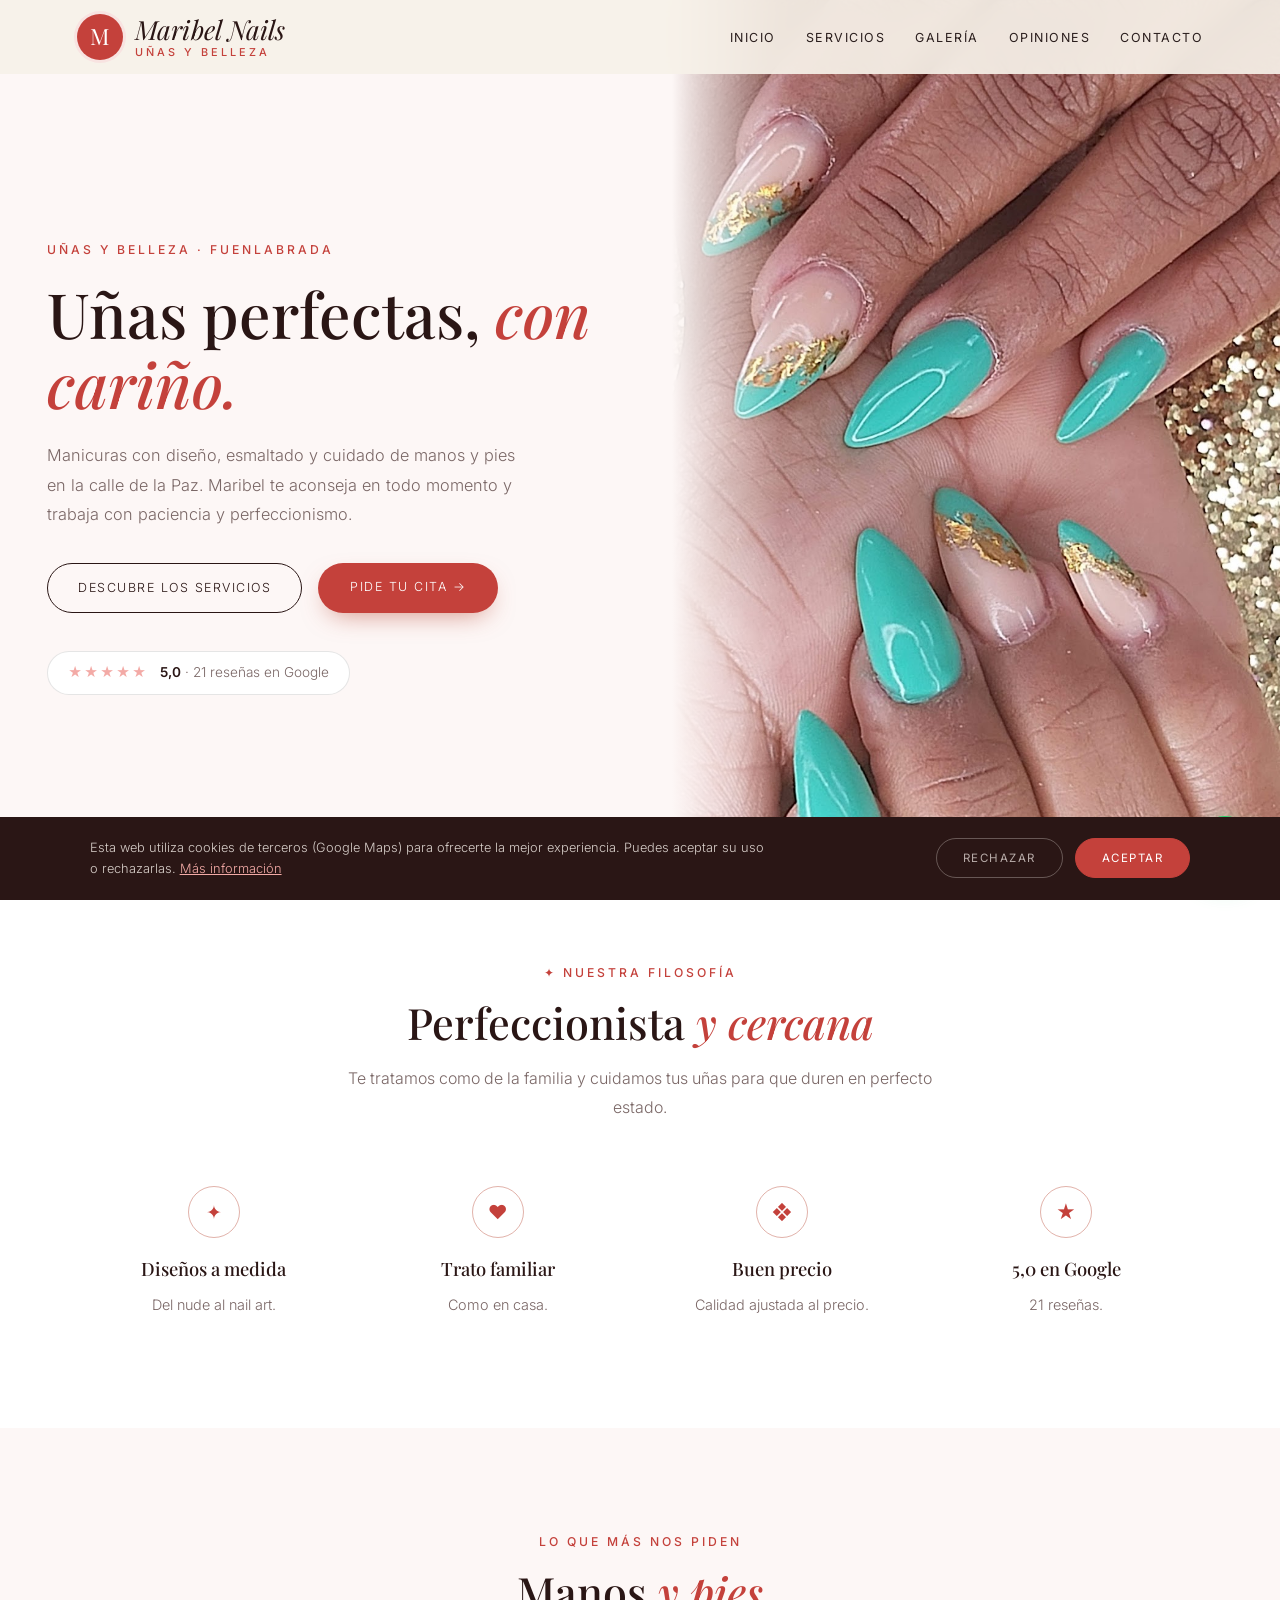
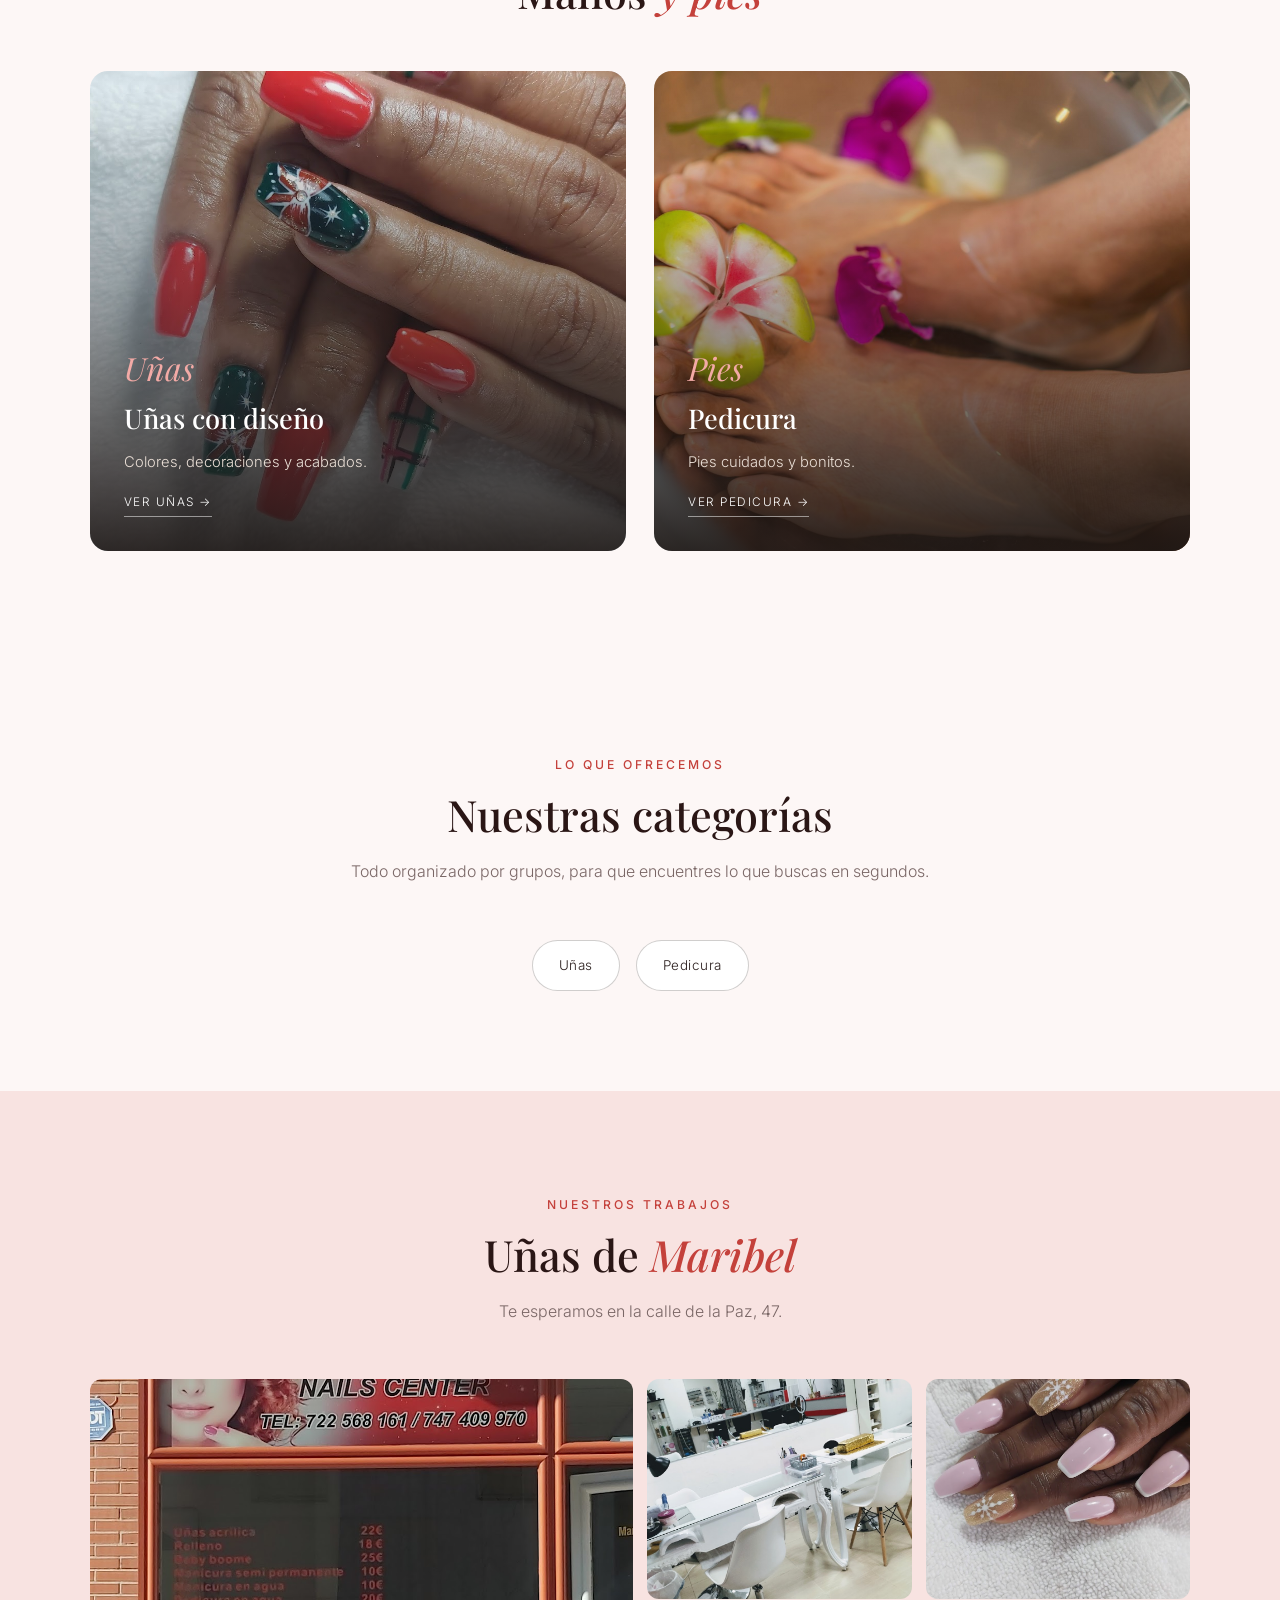
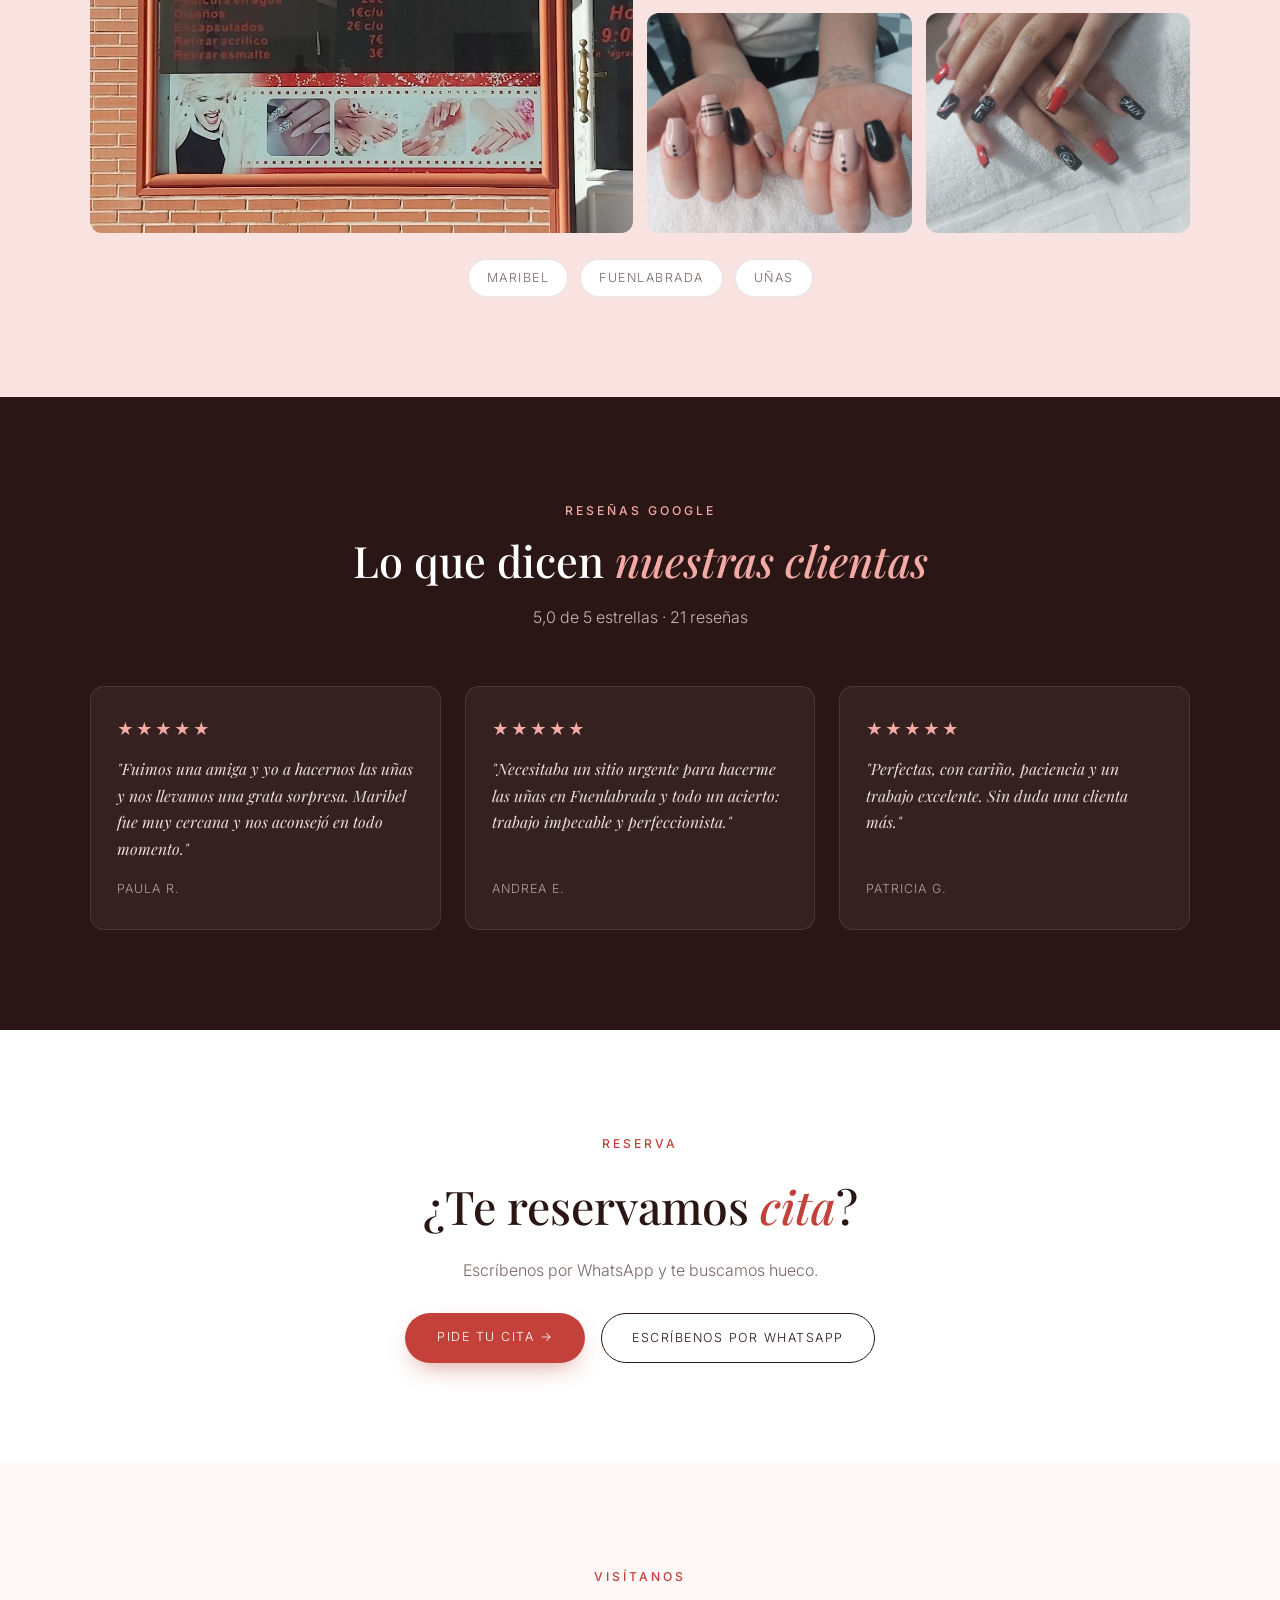
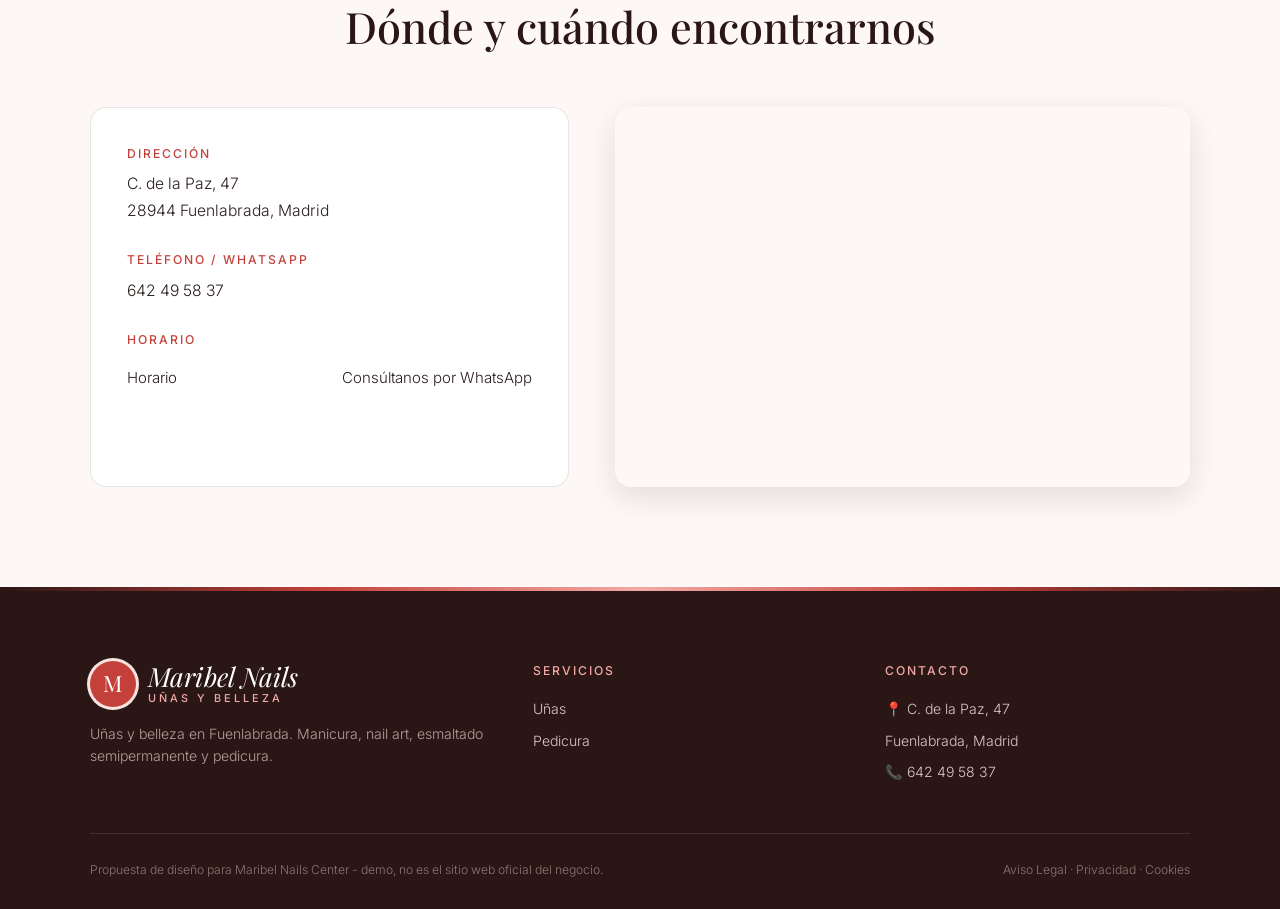
<file: index.html>
<!DOCTYPE html>
<html lang="es">
<head>
<meta charset="UTF-8">
<meta name="viewport" content="width=device-width, initial-scale=1.0">
<title>Maribel Nails Center — Uñas y belleza en Fuenlabrada</title>
<meta name="description" content="Maribel Nails Center, en C. de la Paz 47, Fuenlabrada. Manicura, uñas con diseño, esmaltado semipermanente y pedicura con Maribel. 5,0★ con 21 reseñas en Google.">
<meta name="theme-color" content="#2a1615">
<meta property="og:title" content="Maribel Nails Center · Fuenlabrada">
<meta property="og:image" content="maps_07.jpg">

<link rel="preconnect" href="https://fonts.googleapis.com"><link rel="preconnect" href="https://fonts.gstatic.com" crossorigin><link href="https://fonts.googleapis.com/css2?family=Playfair+Display:wght@600&family=Inter:wght@300;400;500;600&display=swap" rel="stylesheet">
<link rel="stylesheet" href="styles.css">
</head>
<body>

<header id="header">
  <a href="index.html" class="logo" aria-label="Maribel Nails Center, inicio"><span class="logo-mark">M</span><span class="logo-text"><span class="script">Maribel Nails</span><small>uñas y belleza</small></span></a>
  <nav id="nav" aria-label="Navegación principal"><ul><li><a href="index.html#inicio">Inicio</a></li><li><a href="servicios.html">Servicios</a></li><li><a href="index.html#galeria">Galería</a></li><li><a href="index.html#opiniones">Opiniones</a></li><li><a href="index.html#contacto">Contacto</a></li></ul></nav><button class="nav-toggle" id="navToggle" aria-label="Abrir menú">☰</button>
</header>

<section class="hero" id="inicio">
  <div class="hero-text">
    <span class="eyebrow">Uñas y belleza · Fuenlabrada</span>
    <h1>Uñas perfectas, <em>con cariño.</em></h1>
    <p>Manicuras con diseño, esmaltado y cuidado de manos y pies en la calle de la Paz. Maribel te aconseja en todo momento y trabaja con paciencia y perfeccionismo.</p>
    <div class="hero-ctas">
      <a href="servicios.html" class="btn-outline">Descubre los servicios</a>
      <a href="https://wa.me/34642495837?text=Hola%2C%20quiero%20pedir%20cita%20con%20Maribel" class="btn-solid" target="_blank" rel="noopener">Pide tu cita →</a>
    </div>
    <a class="hero-rating" href="https://www.google.com/maps/search/?api=1&query=Maribel+nails+center,+C.+de+la+Paz+47,+Fuenlabrada" target="_blank" rel="noopener"><span class="stars">★★★★★</span><span><strong>5,0</strong> · 21 reseñas en Google</span></a>
  </div>
  <div class="hero-img"><img src="maps_07.jpg" alt="Uñas turquesa con detalles dorados" style="object-position:center 50%;"></div>
</section>

<section class="trust">
  <div class="section-head">
    <span class="eyebrow">✦ Nuestra filosofía</span>
    <h2>Perfeccionista <em>y cercana</em></h2>
    <p>Te tratamos como de la familia y cuidamos tus uñas para que duren en perfecto estado.</p>
  </div>
  <div class="trust-grid">
    <div class="trust-card"><span class="trust-ic">✦</span><h3>Diseños a medida</h3><p>Del nude al nail art.</p></div>
    <div class="trust-card"><span class="trust-ic">♥</span><h3>Trato familiar</h3><p>Como en casa.</p></div>
    <div class="trust-card"><span class="trust-ic">❖</span><h3>Buen precio</h3><p>Calidad ajustada al precio.</p></div>
    <div class="trust-card"><span class="trust-ic">★</span><h3>5,0 en Google</h3><p>21 reseñas.</p></div>
  </div>
</section>

<section class="worlds">
  <div class="section-head">
    <span class="eyebrow">Lo que más nos piden</span>
    <h2>Manos <em>y pies</em></h2>
  </div>
  <div class="worlds-grid">
    <a href="servicios.html#unas" class="world-card"><img src="maps_06.jpg" alt="Uñas con diseño"><div class="world-text"><span class="script">Uñas</span><h3>Uñas con diseño</h3><p>Colores, decoraciones y acabados.</p><span class="world-link">Ver uñas →</span></div></a>
    <a href="servicios.html#pies" class="world-card"><img src="u_pedicura.jpg" alt="Pedicura"><div class="world-text"><span class="script">Pies</span><h3>Pedicura</h3><p>Pies cuidados y bonitos.</p><span class="world-link">Ver pedicura →</span></div></a>
  </div>
</section>

<section>
  <div class="section-head">
    <span class="eyebrow">Lo que ofrecemos</span>
    <h2>Nuestras categorías</h2>
    <p>Todo organizado por grupos, para que encuentres lo que buscas en segundos.</p>
  </div>
  <div class="cat-pills">
    <a href="servicios.html#unas" class="cat-pill">Uñas</a>
    <a href="servicios.html#pies" class="cat-pill">Pedicura</a>
  </div>
</section>

<section class="gallery-wrap" id="galeria">
  <div class="section-head">
    <span class="eyebrow">Nuestros trabajos</span>
    <h2>Uñas de <em>Maribel</em></h2>
    <p>Te esperamos en la calle de la Paz, 47.</p>
  </div>
  <div class="gallery">
    <figure class="big"><img src="maps_04.jpg" alt="Fachada de Maribel Nails Center" loading="lazy"></figure>
    <figure><img src="maps_01.jpg" alt="Mesas de manicura" loading="lazy"></figure>
    <figure><img src="maps_03.jpg" alt="Uñas en rosa con dorado" loading="lazy"></figure>
    <figure><img src="maps_05.jpg" alt="Uñas nude con líneas" loading="lazy"></figure>
    <figure><img src="maps_08.jpg" alt="Uñas en negro y rojo" loading="lazy"></figure>
  </div>
  <div class="brands"><span>Maribel</span><span>Fuenlabrada</span><span>Uñas</span></div>
</section>

<section class="reviews-wrap" id="opiniones">
  <div class="section-head">
    <span class="eyebrow">Reseñas Google</span>
    <h2>Lo que dicen <em>nuestras clientas</em></h2>
    <p>5,0 de 5 estrellas · 21 reseñas</p>
  </div>
  <div class="review-grid">
    <div class="review-card"><div class="stars">★★★★★</div><p>"Fuimos una amiga y yo a hacernos las uñas y nos llevamos una grata sorpresa. Maribel fue muy cercana y nos aconsejó en todo momento."</p><cite>Paula R.</cite></div>
    <div class="review-card"><div class="stars">★★★★★</div><p>"Necesitaba un sitio urgente para hacerme las uñas en Fuenlabrada y todo un acierto: trabajo impecable y perfeccionista."</p><cite>Andrea E.</cite></div>
    <div class="review-card"><div class="stars">★★★★★</div><p>"Perfectas, con cariño, paciencia y un trabajo excelente. Sin duda una clienta más."</p><cite>Patricia G.</cite></div>
  </div>
</section>

<section class="cta-section">
  <span class="eyebrow">Reserva</span>
  <h2>¿Te reservamos <em>cita</em>?</h2>
  <p>Escríbenos por WhatsApp y te buscamos hueco.</p>
  <div class="cta-row">
    <a href="https://wa.me/34642495837?text=Hola%2C%20quiero%20pedir%20cita%20con%20Maribel" class="btn-solid" target="_blank" rel="noopener">Pide tu cita →</a>
    <a href="https://wa.me/34642495837?text=Hola%2C%20quiero%20pedir%20cita%20con%20Maribel" class="btn-outline" target="_blank" rel="noopener">Escríbenos por WhatsApp</a>
  </div>
</section>

<section class="contact-section" id="contacto">
  <div class="section-head">
    <span class="eyebrow">Visítanos</span>
    <h2>Dónde y cuándo encontrarnos</h2>
  </div>
  <div class="contact-grid">
    <div class="contact-info">
      <div class="contact-block"><h3>Dirección</h3><p>C. de la Paz, 47<br>28944 Fuenlabrada, Madrid</p></div>
      <div class="contact-block"><h3>Teléfono / WhatsApp</h3><p><a href="tel:+34642495837">642 49 58 37</a></p></div>
      <div class="contact-block"><h3>Horario</h3><ul class="hours-list"><li><span>Horario</span><span>Consúltanos por WhatsApp</span></li></ul></div>
      
    </div>
    <div class="contact-map">
      <iframe title="Mapa de Maribel Nails Center" src="https://www.google.com/maps?q=Maribel+nails+center,+C.+de+la+Paz+47,+Fuenlabrada&output=embed" width="100%" height="100%" style="border:0;" allowfullscreen="" loading="lazy" referrerpolicy="no-referrer-when-downgrade"></iframe>
    </div>
  </div>
</section>

<footer>
  <div class="footer-grid">
    <div class="footer-brand">
      <a href="index.html" class="logo light"><span class="logo-mark">M</span><span class="logo-text"><span class="script">Maribel Nails</span><small>uñas y belleza</small></span></a>
      <p>Uñas y belleza en Fuenlabrada. Manicura, nail art, esmaltado semipermanente y pedicura.</p>
    </div>
    <div><h4>Servicios</h4><ul><li><a href="servicios.html#unas">Uñas</a></li><li><a href="servicios.html#pies">Pedicura</a></li></ul></div>
    <div><h4>Contacto</h4><ul><li>📍 C. de la Paz, 47</li><li>Fuenlabrada, Madrid</li><li>📞 <a href="tel:+34642495837">642 49 58 37</a></li></ul></div>
  </div>
  <div class="footer-bottom">
    <span>Propuesta de diseño para Maribel Nails Center - demo, no es el sitio web oficial del negocio.</span>
    <span><a href="aviso-legal.html">Aviso Legal</a> &middot; <a href="politica-privacidad.html">Privacidad</a> &middot; <a href="politica-cookies.html">Cookies</a></span>
  </div>
</footer>

<div id="cookie-banner" class="cookie-banner"><p>Esta web utiliza cookies de terceros (Google Maps) para ofrecerte la mejor experiencia. Puedes aceptar su uso o rechazarlas. <a href="politica-cookies.html">Más información</a></p><div class="cookie-actions"><button onclick="setCookieChoice('rejected')" class="ck-reject">Rechazar</button><button onclick="setCookieChoice('accepted')" class="ck-accept">Aceptar</button></div></div>
<div class="social-fabs"><a class="wa-fab" href="https://wa.me/34642495837?text=Hola%2C%20quiero%20pedir%20cita%20con%20Maribel" target="_blank" rel="noopener" aria-label="Escribir por WhatsApp"><svg width="28" height="28" viewBox="0 0 24 24" fill="white"><path d="M17.5 14.4c-.3-.1-1.8-.9-2-1s-.5-.1-.7.1-.8 1-.9 1.2-.3.2-.6.1a8.2 8.2 0 0 1-2.4-1.5 9 9 0 0 1-1.7-2.1c-.2-.3 0-.5.1-.6l.4-.5.3-.5v-.5l-.9-2.2c-.2-.6-.5-.5-.7-.5h-.6a1.1 1.1 0 0 0-.8.4 3.4 3.4 0 0 0-1 2.5 5.9 5.9 0 0 0 1.2 3.1 13.5 13.5 0 0 0 5.2 4.6c2.6 1 2.6.7 3.1.6a2.6 2.6 0 0 0 1.7-1.2 2.1 2.1 0 0 0 .2-1.2c-.1-.1-.3-.2-.6-.3ZM12 21.8a9.8 9.8 0 0 1-5-1.4l-.4-.2-3.7 1 1-3.6-.2-.4A9.8 9.8 0 1 1 12 21.8Zm8.4-18.3A11.8 11.8 0 0 0 1.8 17.7L.2 23.8l6.3-1.6a11.8 11.8 0 0 0 5.6 1.4A11.8 11.8 0 0 0 20.4 3.5Z"/></svg></a></div>
<script src="main.js"></script>
</body>
</html>
</file>
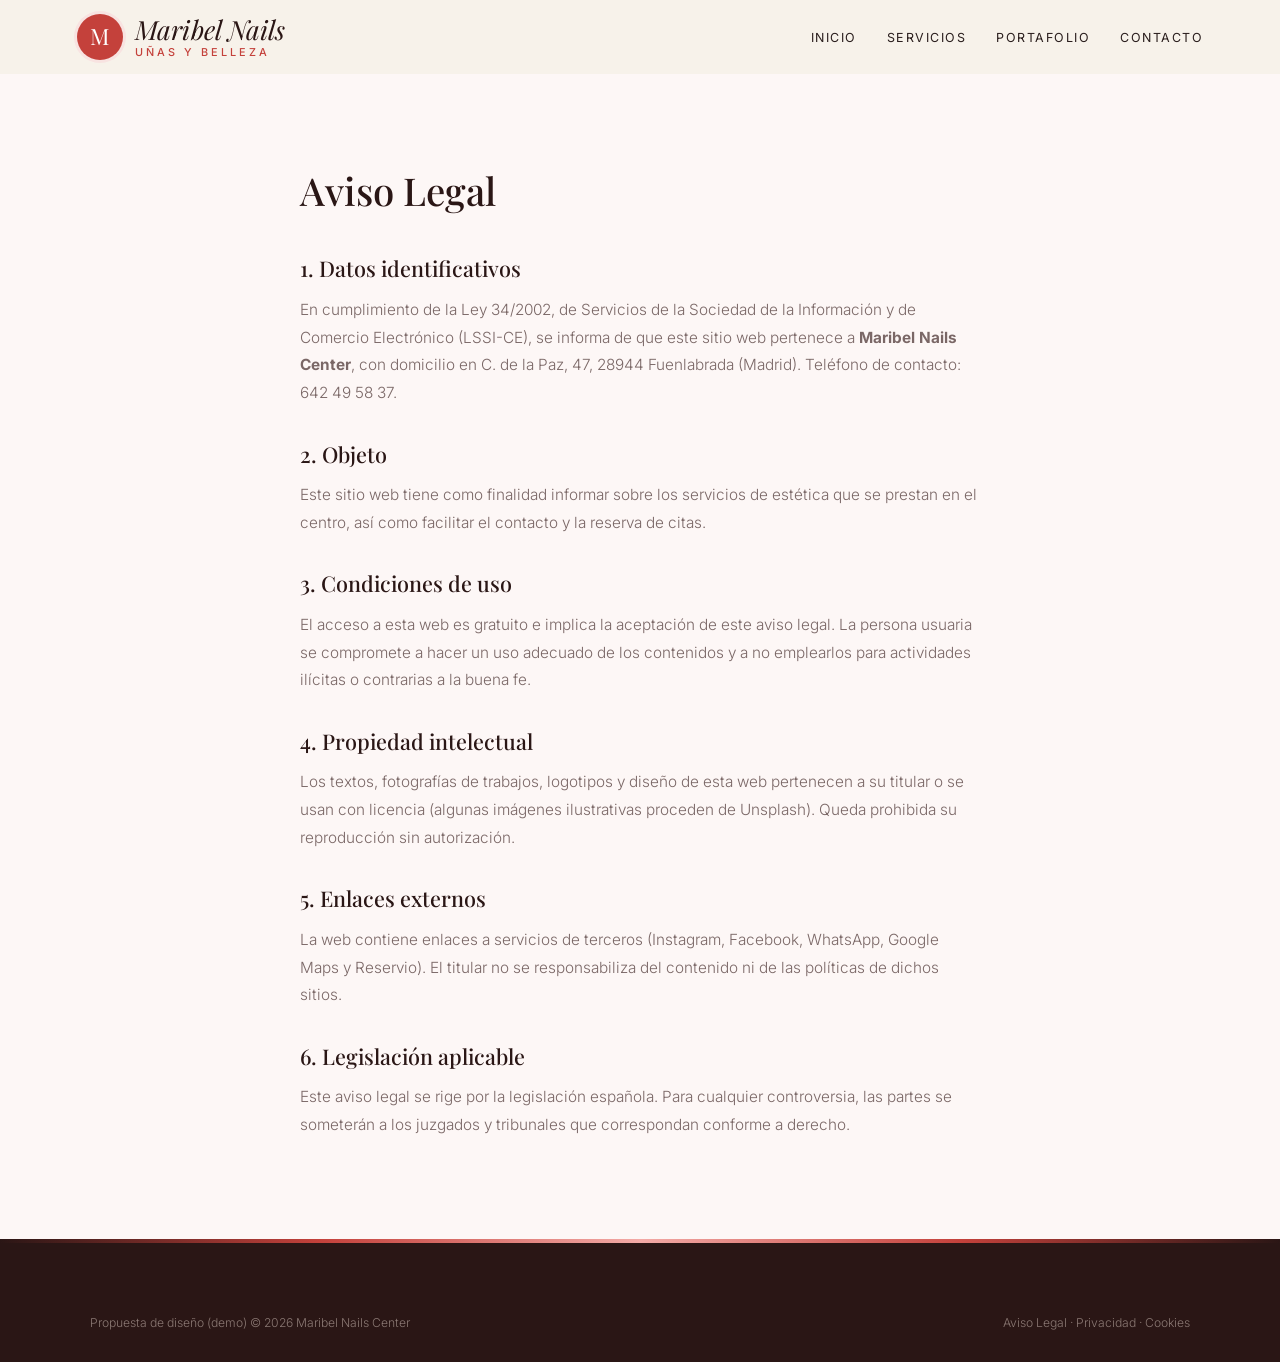
<file: aviso-legal.html>
<!DOCTYPE html>
<html lang="es">
<head>
<meta charset="UTF-8">
<meta name="viewport" content="width=device-width, initial-scale=1.0">
<title>Aviso Legal — Maribel Nails Center</title>
<meta name="robots" content="noindex">

<link rel="preconnect" href="https://fonts.googleapis.com">
<link href="https://fonts.googleapis.com/css2?family=Playfair+Display:wght@600&family=Inter:wght@300;400;500;600&display=swap" rel="stylesheet">
<link rel="stylesheet" href="styles.css">
</head>
<body>
<header id="header" class="scrolled">
  <a href="index.html" class="logo" aria-label="Maribel Nails Center, inicio">
    <span class="logo-mark">M</span>
    <span class="logo-text"><span class="script">Maribel Nails</span><small>uñas y belleza</small></span>
  </a>
  <nav id="nav" aria-label="Navegación principal">
    <ul>
      <li><a href="index.html#inicio">Inicio</a></li>
      <li><a href="servicios.html">Servicios</a></li>
      <li><a href="portafolio.html">Portafolio</a></li>
      <li><a href="index.html#contacto">Contacto</a></li>
    </ul>
  </nav>
  <button class="nav-toggle" id="navToggle" aria-label="Abrir menú">☰</button>
</header>
<main class="legal"><h1>Aviso Legal</h1>
<h2>1. Datos identificativos</h2>
<p>En cumplimiento de la Ley 34/2002, de Servicios de la Sociedad de la Información y de Comercio Electrónico (LSSI-CE), se informa de que este sitio web pertenece a <strong>Maribel Nails Center</strong>, con domicilio en C. de la Paz, 47, 28944 Fuenlabrada (Madrid). Teléfono de contacto: 642 49 58 37.</p>
<h2>2. Objeto</h2>
<p>Este sitio web tiene como finalidad informar sobre los servicios de estética que se prestan en el centro, así como facilitar el contacto y la reserva de citas.</p>
<h2>3. Condiciones de uso</h2>
<p>El acceso a esta web es gratuito e implica la aceptación de este aviso legal. La persona usuaria se compromete a hacer un uso adecuado de los contenidos y a no emplearlos para actividades ilícitas o contrarias a la buena fe.</p>
<h2>4. Propiedad intelectual</h2>
<p>Los textos, fotografías de trabajos, logotipos y diseño de esta web pertenecen a su titular o se usan con licencia (algunas imágenes ilustrativas proceden de Unsplash). Queda prohibida su reproducción sin autorización.</p>
<h2>5. Enlaces externos</h2>
<p>La web contiene enlaces a servicios de terceros (Instagram, Facebook, WhatsApp, Google Maps y Reservio). El titular no se responsabiliza del contenido ni de las políticas de dichos sitios.</p>
<h2>6. Legislación aplicable</h2>
<p>Este aviso legal se rige por la legislación española. Para cualquier controversia, las partes se someterán a los juzgados y tribunales que correspondan conforme a derecho.</p></main>
<footer>
  <div class="footer-bottom" style="margin-top:0">
    <span>Propuesta de diseño (demo) © 2026 Maribel Nails Center</span>
    <span><a href="aviso-legal.html">Aviso Legal</a> &middot; <a href="politica-privacidad.html">Privacidad</a> &middot; <a href="politica-cookies.html">Cookies</a></span>
  </div>
</footer>
<script src="main.js"></script>
</body>
</html>
</file>
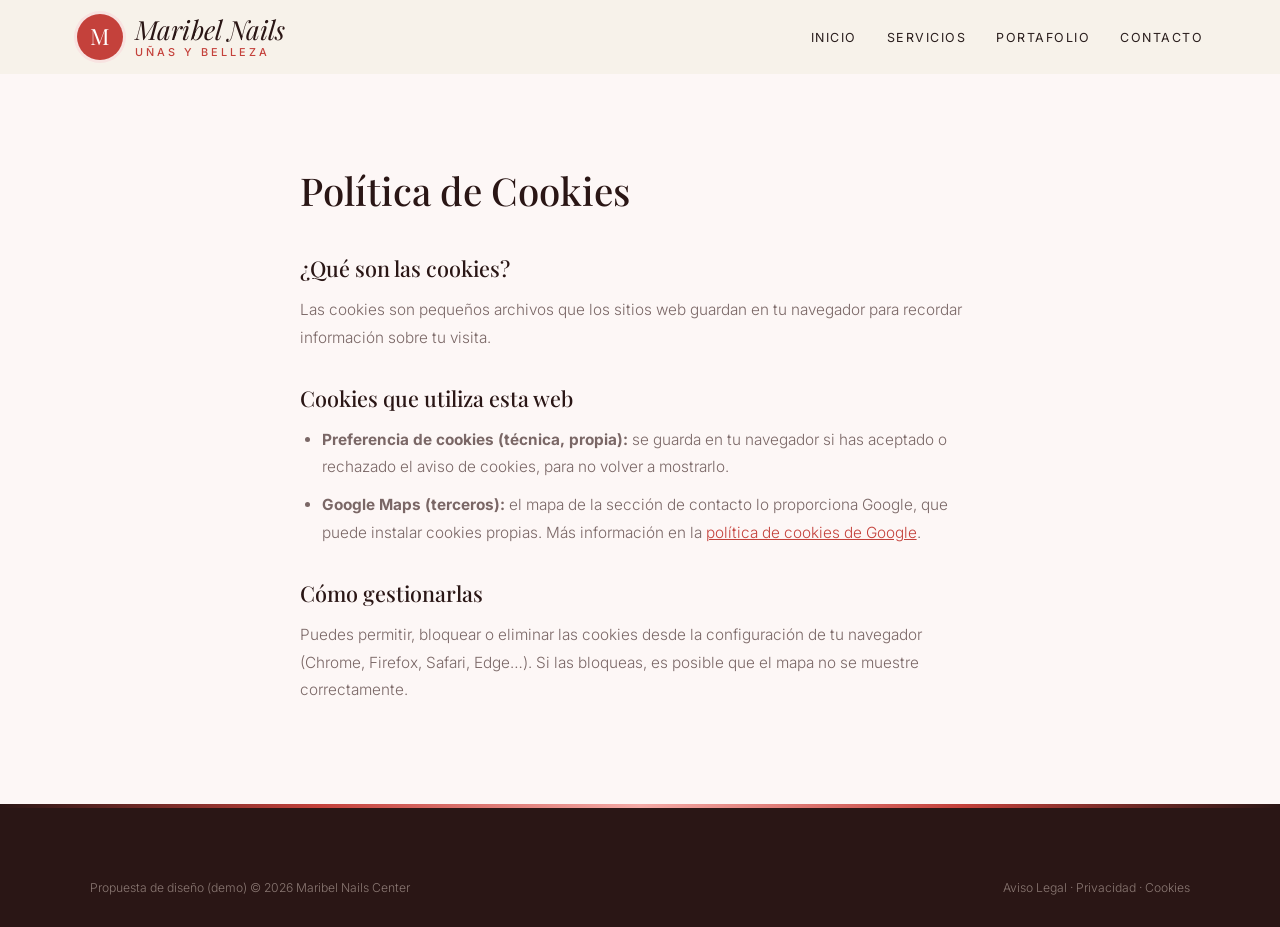
<file: politica-cookies.html>
<!DOCTYPE html>
<html lang="es">
<head>
<meta charset="UTF-8">
<meta name="viewport" content="width=device-width, initial-scale=1.0">
<title>Política de Cookies — Maribel Nails Center</title>
<meta name="robots" content="noindex">

<link rel="preconnect" href="https://fonts.googleapis.com">
<link href="https://fonts.googleapis.com/css2?family=Playfair+Display:wght@600&family=Inter:wght@300;400;500;600&display=swap" rel="stylesheet">
<link rel="stylesheet" href="styles.css">
</head>
<body>
<header id="header" class="scrolled">
  <a href="index.html" class="logo" aria-label="Maribel Nails Center, inicio">
    <span class="logo-mark">M</span>
    <span class="logo-text"><span class="script">Maribel Nails</span><small>uñas y belleza</small></span>
  </a>
  <nav id="nav" aria-label="Navegación principal">
    <ul>
      <li><a href="index.html#inicio">Inicio</a></li>
      <li><a href="servicios.html">Servicios</a></li>
      <li><a href="portafolio.html">Portafolio</a></li>
      <li><a href="index.html#contacto">Contacto</a></li>
    </ul>
  </nav>
  <button class="nav-toggle" id="navToggle" aria-label="Abrir menú">☰</button>
</header>
<main class="legal"><h1>Política de Cookies</h1>
<h2>¿Qué son las cookies?</h2>
<p>Las cookies son pequeños archivos que los sitios web guardan en tu navegador para recordar información sobre tu visita.</p>
<h2>Cookies que utiliza esta web</h2>
<ul>
<li><strong>Preferencia de cookies (técnica, propia):</strong> se guarda en tu navegador si has aceptado o rechazado el aviso de cookies, para no volver a mostrarlo.</li>
<li><strong>Google Maps (terceros):</strong> el mapa de la sección de contacto lo proporciona Google, que puede instalar cookies propias. Más información en la <a href="https://policies.google.com/technologies/cookies" target="_blank" rel="noopener">política de cookies de Google</a>.</li>
</ul>
<h2>Cómo gestionarlas</h2>
<p>Puedes permitir, bloquear o eliminar las cookies desde la configuración de tu navegador (Chrome, Firefox, Safari, Edge…). Si las bloqueas, es posible que el mapa no se muestre correctamente.</p></main>
<footer>
  <div class="footer-bottom" style="margin-top:0">
    <span>Propuesta de diseño (demo) © 2026 Maribel Nails Center</span>
    <span><a href="aviso-legal.html">Aviso Legal</a> &middot; <a href="politica-privacidad.html">Privacidad</a> &middot; <a href="politica-cookies.html">Cookies</a></span>
  </div>
</footer>
<script src="main.js"></script>
</body>
</html>
</file>
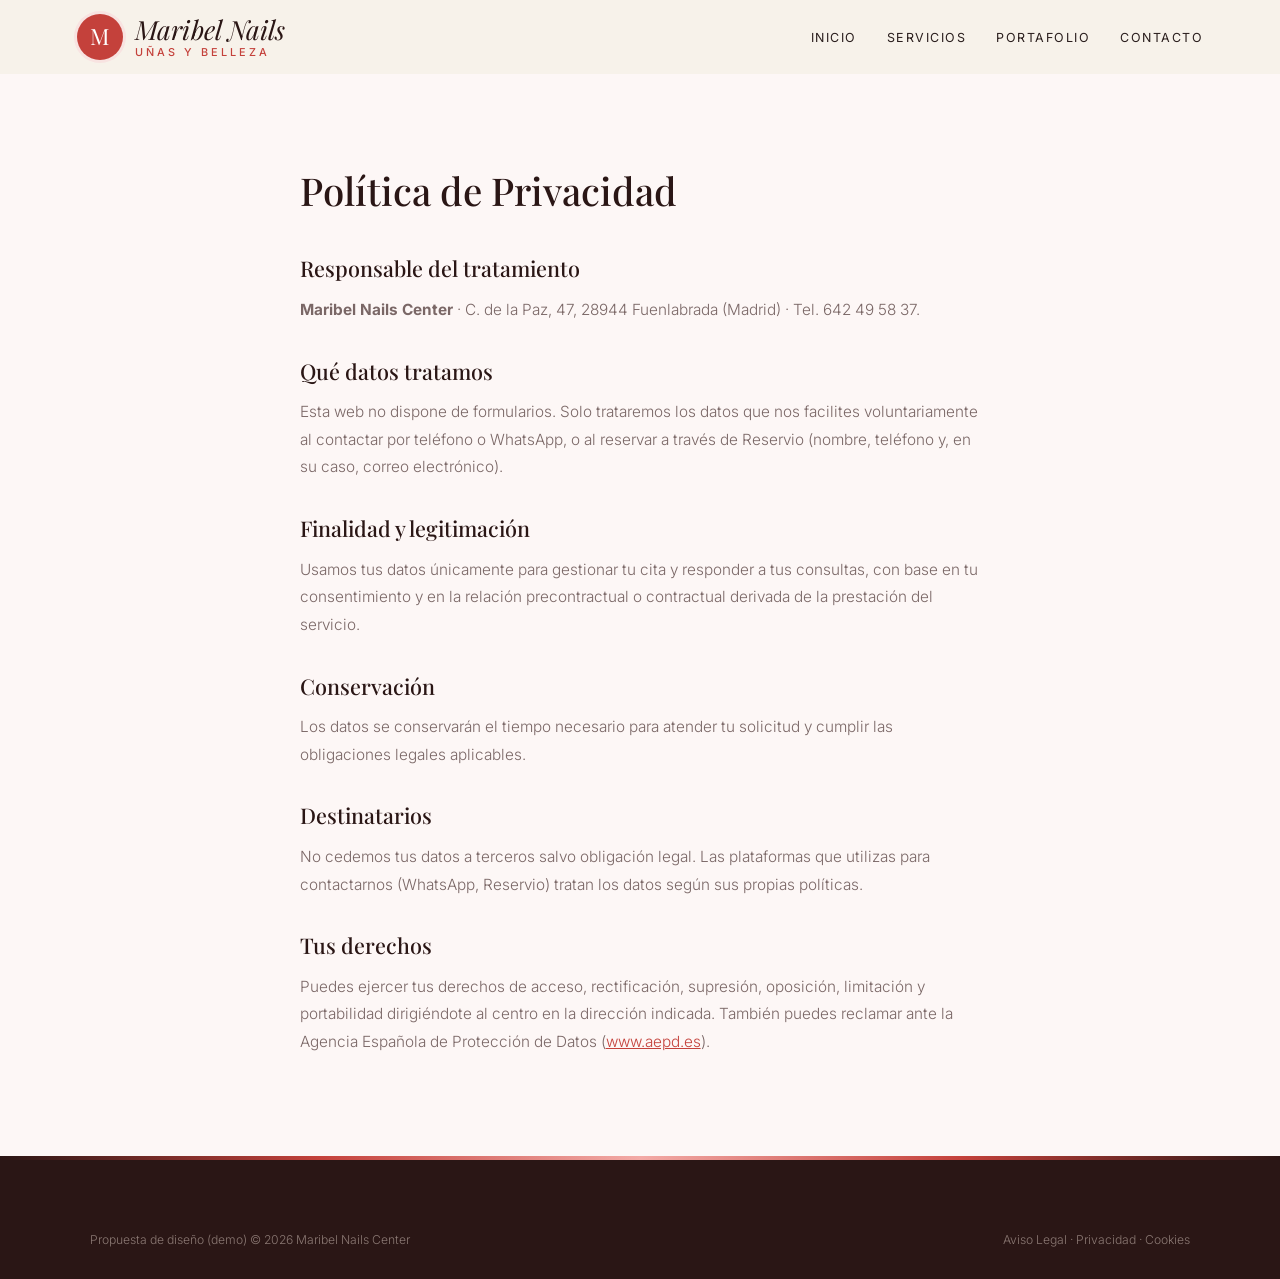
<file: politica-privacidad.html>
<!DOCTYPE html>
<html lang="es">
<head>
<meta charset="UTF-8">
<meta name="viewport" content="width=device-width, initial-scale=1.0">
<title>Política de Privacidad — Maribel Nails Center</title>
<meta name="robots" content="noindex">

<link rel="preconnect" href="https://fonts.googleapis.com">
<link href="https://fonts.googleapis.com/css2?family=Playfair+Display:wght@600&family=Inter:wght@300;400;500;600&display=swap" rel="stylesheet">
<link rel="stylesheet" href="styles.css">
</head>
<body>
<header id="header" class="scrolled">
  <a href="index.html" class="logo" aria-label="Maribel Nails Center, inicio">
    <span class="logo-mark">M</span>
    <span class="logo-text"><span class="script">Maribel Nails</span><small>uñas y belleza</small></span>
  </a>
  <nav id="nav" aria-label="Navegación principal">
    <ul>
      <li><a href="index.html#inicio">Inicio</a></li>
      <li><a href="servicios.html">Servicios</a></li>
      <li><a href="portafolio.html">Portafolio</a></li>
      <li><a href="index.html#contacto">Contacto</a></li>
    </ul>
  </nav>
  <button class="nav-toggle" id="navToggle" aria-label="Abrir menú">☰</button>
</header>
<main class="legal"><h1>Política de Privacidad</h1>
<h2>Responsable del tratamiento</h2>
<p><strong>Maribel Nails Center</strong> · C. de la Paz, 47, 28944 Fuenlabrada (Madrid) · Tel. 642 49 58 37.</p>
<h2>Qué datos tratamos</h2>
<p>Esta web no dispone de formularios. Solo trataremos los datos que nos facilites voluntariamente al contactar por teléfono o WhatsApp, o al reservar a través de Reservio (nombre, teléfono y, en su caso, correo electrónico).</p>
<h2>Finalidad y legitimación</h2>
<p>Usamos tus datos únicamente para gestionar tu cita y responder a tus consultas, con base en tu consentimiento y en la relación precontractual o contractual derivada de la prestación del servicio.</p>
<h2>Conservación</h2>
<p>Los datos se conservarán el tiempo necesario para atender tu solicitud y cumplir las obligaciones legales aplicables.</p>
<h2>Destinatarios</h2>
<p>No cedemos tus datos a terceros salvo obligación legal. Las plataformas que utilizas para contactarnos (WhatsApp, Reservio) tratan los datos según sus propias políticas.</p>
<h2>Tus derechos</h2>
<p>Puedes ejercer tus derechos de acceso, rectificación, supresión, oposición, limitación y portabilidad dirigiéndote al centro en la dirección indicada. También puedes reclamar ante la Agencia Española de Protección de Datos (<a href="https://www.aepd.es" target="_blank" rel="noopener">www.aepd.es</a>).</p></main>
<footer>
  <div class="footer-bottom" style="margin-top:0">
    <span>Propuesta de diseño (demo) © 2026 Maribel Nails Center</span>
    <span><a href="aviso-legal.html">Aviso Legal</a> &middot; <a href="politica-privacidad.html">Privacidad</a> &middot; <a href="politica-cookies.html">Cookies</a></span>
  </div>
</footer>
<script src="main.js"></script>
</body>
</html>
</file>
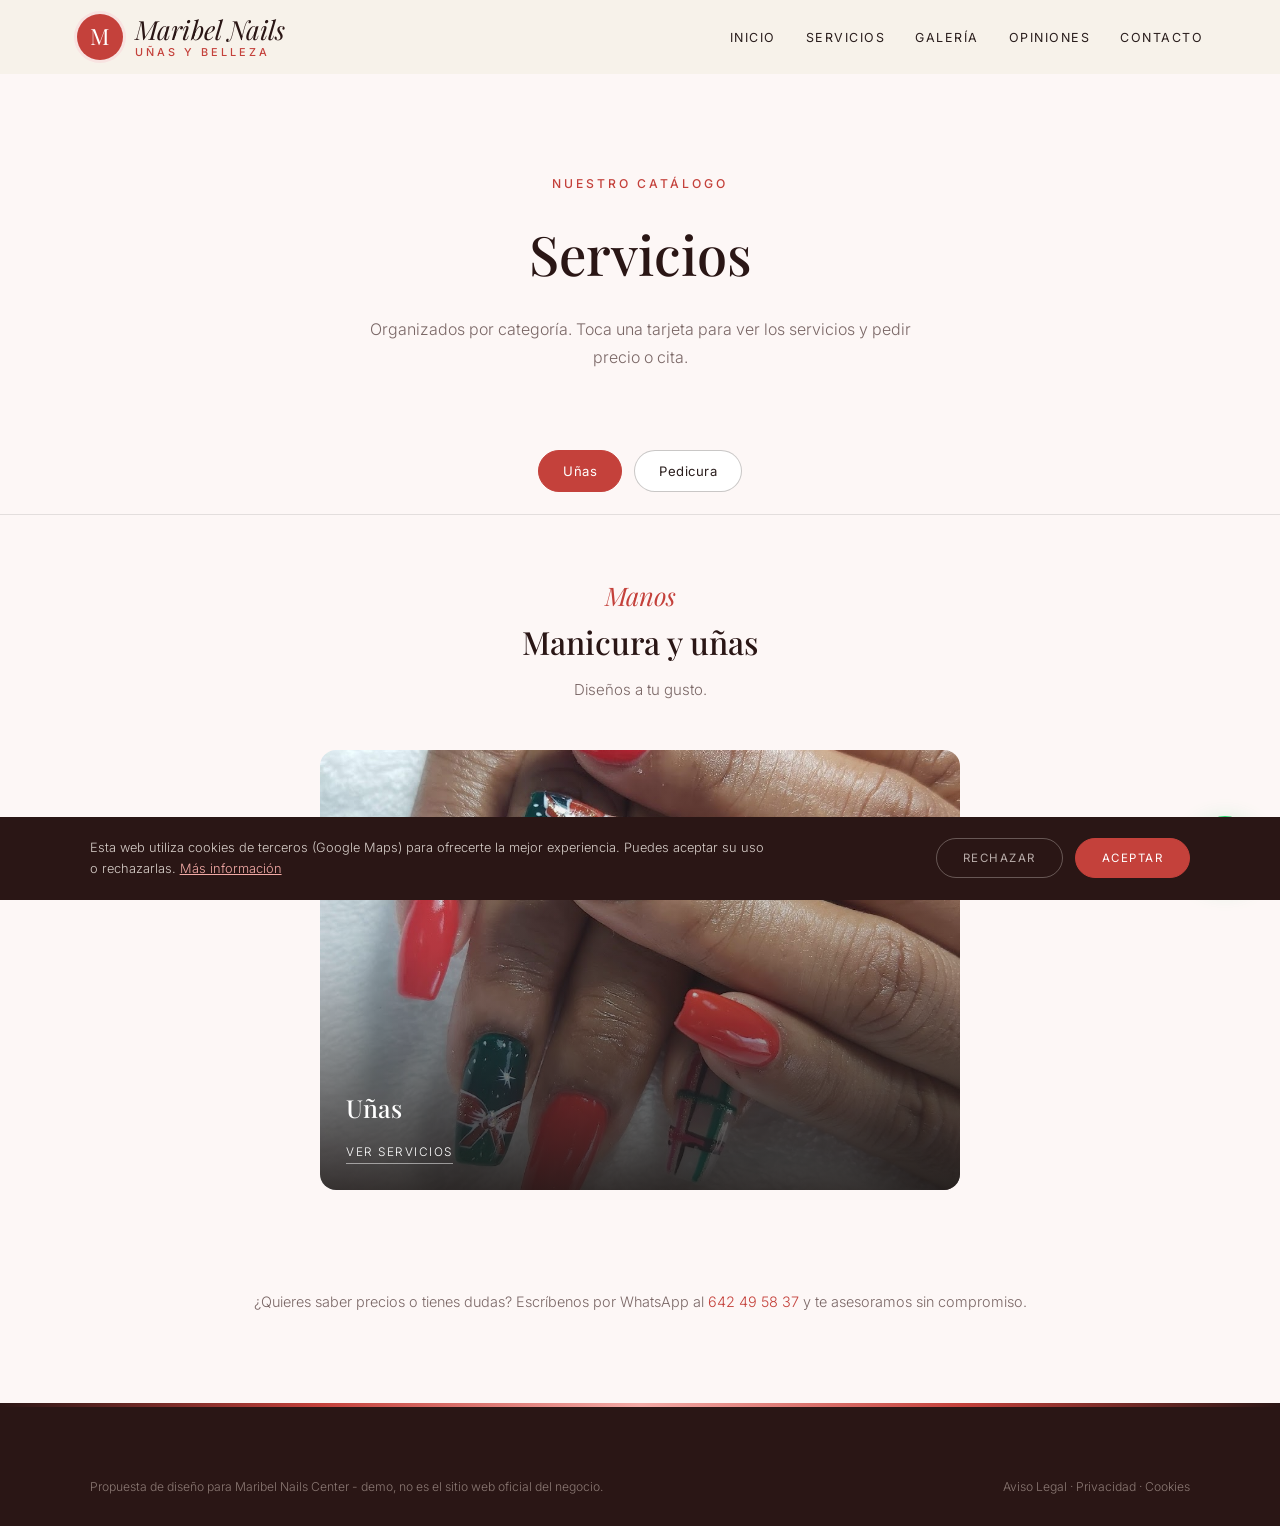
<file: servicios.html>
<!DOCTYPE html>
<html lang="es">
<head>
<meta charset="UTF-8">
<meta name="viewport" content="width=device-width, initial-scale=1.0">
<title>Servicios — Maribel Nails Center · Fuenlabrada</title>
<meta name="description" content="Servicios de Maribel Nails Center en Fuenlabrada.">

<link rel="preconnect" href="https://fonts.googleapis.com"><link rel="preconnect" href="https://fonts.gstatic.com" crossorigin><link href="https://fonts.googleapis.com/css2?family=Playfair+Display:wght@600&family=Inter:wght@300;400;500;600&display=swap" rel="stylesheet">
<link rel="stylesheet" href="styles.css">
</head>
<body>

<header id="header" class="scrolled">
  <a href="index.html" class="logo" aria-label="Maribel Nails Center, inicio"><span class="logo-mark">M</span><span class="logo-text"><span class="script">Maribel Nails</span><small>uñas y belleza</small></span></a>
  <nav id="nav" aria-label="Navegación principal"><ul><li><a href="index.html#inicio">Inicio</a></li><li><a href="servicios.html">Servicios</a></li><li><a href="index.html#galeria">Galería</a></li><li><a href="index.html#opiniones">Opiniones</a></li><li><a href="index.html#contacto">Contacto</a></li></ul></nav><button class="nav-toggle" id="navToggle" aria-label="Abrir menú">☰</button>
</header>

<div class="page-hero">
  <span class="eyebrow">Nuestro catálogo</span>
  <h1>Servicios</h1>
  <p>Organizados por categoría. Toca una tarjeta para ver los servicios y pedir precio o cita.</p>
</div>

<div class="tabs">
  <button class="tab-btn active" data-tab="unas">Uñas</button>
  <button class="tab-btn" data-tab="pies">Pedicura</button>
  
</div>

<div class="tab-panel active" id="unas">
  <div class="tab-intro"><span class="script">Manos</span><h2>Manicura y uñas</h2><p>Diseños a tu gusto.</p></div>
  <div class="cat-grid single">
    <div class="cat-card" onclick="openModal('unas')"><img src="maps_06.jpg" alt="Uñas" loading="lazy"><div class="cat-card-text"><h3>Uñas</h3><span>Ver servicios</span></div></div>
  </div>
</div>

<div class="tab-panel" id="pies">
  <div class="tab-intro"><span class="script">Pies</span><h2>Pedicura</h2><p>Pies perfectos.</p></div>
  <div class="cat-grid single">
    <div class="cat-card" onclick="openModal('pies')"><img src="u_pedicura.jpg" alt="Pedicura" loading="lazy"><div class="cat-card-text"><h3>Pedicura</h3><span>Ver servicios</span></div></div>
  </div>
</div>


<p class="services-note">¿Quieres saber precios o tienes dudas? Escríbenos por WhatsApp al <a href="https://wa.me/34642495837" target="_blank" rel="noopener" style="color:var(--red)">642 49 58 37</a> y te asesoramos sin compromiso.</p>

<div class="modal-overlay" id="modal-unas"><div class="modal">
  <button class="modal-close" onclick="closeModal('unas')" aria-label="Cerrar">×</button>
  <h3>Uñas</h3><p class="modal-sub">Manicura</p>
  <div class="svc-row"><div><div class="svc-name">Manicura</div><span class="svc-desc">Esmaltado y semipermanente.</span></div><div class="svc-price">Consultar</div></div>
  <div class="svc-row"><div><div class="svc-name">Nail art</div><span class="svc-desc">Decoraciones y diseños.</span></div><div class="svc-price">Consultar</div></div>
  <div class="svc-row"><div><div class="svc-name">Uñas esculpidas</div><span class="svc-desc">Consúltanos.</span></div><div class="svc-price">Consultar</div></div>
  <a class="modal-cta alt" href="https://wa.me/34642495837?text=Hola%2C%20quiero%20informaci%C3%B3n%20sobre%20u%C3%B1as" target="_blank" rel="noopener">Pedir cita por WhatsApp</a>
</div></div>

<div class="modal-overlay" id="modal-pies"><div class="modal">
  <button class="modal-close" onclick="closeModal('pies')" aria-label="Cerrar">×</button>
  <h3>Pedicura</h3><p class="modal-sub">Pies</p>
  <div class="svc-row"><div><div class="svc-name">Pedicura</div><span class="svc-desc">Cuidado y esmaltado.</span></div><div class="svc-price">Consultar</div></div>
  <a class="modal-cta alt" href="https://wa.me/34642495837?text=Hola%2C%20quiero%20informaci%C3%B3n%20sobre%20pedicura" target="_blank" rel="noopener">Pedir cita por WhatsApp</a>
</div></div>


<footer>
  <div class="footer-bottom" style="margin-top:0">
    <span>Propuesta de diseño para Maribel Nails Center - demo, no es el sitio web oficial del negocio.</span>
    <span><a href="aviso-legal.html">Aviso Legal</a> &middot; <a href="politica-privacidad.html">Privacidad</a> &middot; <a href="politica-cookies.html">Cookies</a></span>
  </div>
</footer>

<div id="cookie-banner" class="cookie-banner"><p>Esta web utiliza cookies de terceros (Google Maps) para ofrecerte la mejor experiencia. Puedes aceptar su uso o rechazarlas. <a href="politica-cookies.html">Más información</a></p><div class="cookie-actions"><button onclick="setCookieChoice('rejected')" class="ck-reject">Rechazar</button><button onclick="setCookieChoice('accepted')" class="ck-accept">Aceptar</button></div></div>
<div class="social-fabs"><a class="wa-fab" href="https://wa.me/34642495837?text=Hola%2C%20quiero%20pedir%20cita%20con%20Maribel" target="_blank" rel="noopener" aria-label="Escribir por WhatsApp"><svg width="28" height="28" viewBox="0 0 24 24" fill="white"><path d="M17.5 14.4c-.3-.1-1.8-.9-2-1s-.5-.1-.7.1-.8 1-.9 1.2-.3.2-.6.1a8.2 8.2 0 0 1-2.4-1.5 9 9 0 0 1-1.7-2.1c-.2-.3 0-.5.1-.6l.4-.5.3-.5v-.5l-.9-2.2c-.2-.6-.5-.5-.7-.5h-.6a1.1 1.1 0 0 0-.8.4 3.4 3.4 0 0 0-1 2.5 5.9 5.9 0 0 0 1.2 3.1 13.5 13.5 0 0 0 5.2 4.6c2.6 1 2.6.7 3.1.6a2.6 2.6 0 0 0 1.7-1.2 2.1 2.1 0 0 0 .2-1.2c-.1-.1-.3-.2-.6-.3ZM12 21.8a9.8 9.8 0 0 1-5-1.4l-.4-.2-3.7 1 1-3.6-.2-.4A9.8 9.8 0 1 1 12 21.8Zm8.4-18.3A11.8 11.8 0 0 0 1.8 17.7L.2 23.8l6.3-1.6a11.8 11.8 0 0 0 5.6 1.4A11.8 11.8 0 0 0 20.4 3.5Z"/></svg></a></div>
<script src="main.js"></script>
</body>
</html>
</file>
<file: styles.css>
:root{
  --cream:#fdf7f6; --paper:#ffffff; --tint:#f8e3e1; --ink:#2a1e1d; --dark:#2a1615; --muted:#7a6766;
  --red:#c4413b; --red-dark:#9e322d; --teal:#c4413b; --gold:#f3aaa6; --line:rgba(0,0,0,.1);
  --brand-gradient:linear-gradient(90deg,#2a1615,#c4413b,#f3aaa6,#c4413b,#2a1615);
}
*{margin:0;padding:0;box-sizing:border-box;}
html{scroll-behavior:smooth;}
body{font-family:'Inter',sans-serif;background:var(--cream);color:var(--ink);overflow-x:hidden;font-weight:300;line-height:1.6;}
a{text-decoration:none;color:inherit;}
h1,h2,h3{font-family:'Playfair Display',serif;font-weight:500;}
h1 em,h2 em{font-style:italic;color:var(--red);}
img{max-width:100%;display:block;}
.script{font-family:'Playfair Display',serif;font-style:italic;}

/* HEADER */
header{position:fixed;top:0;left:0;right:0;z-index:100;display:flex;justify-content:space-between;align-items:center;padding:14px 6%;background:rgba(247,241,233,.92);backdrop-filter:blur(10px);-webkit-backdrop-filter:blur(10px);transition:box-shadow .3s,padding .3s;}
header.scrolled{box-shadow:0 2px 24px rgba(28,22,20,.1);padding:8px 6%;}
.logo{display:flex;align-items:center;gap:12px;color:var(--dark);}
.logo-badge{width:58px;height:58px;border-radius:50%;object-fit:cover;box-shadow:0 0 0 2px var(--gold),0 6px 16px rgba(28,22,20,.15);transition:width .3s,height .3s;}
header.scrolled .logo-badge{width:46px;height:46px;}
.logo-text{display:flex;flex-direction:column;line-height:1;}
.logo-text .script{font-size:1.65rem;color:var(--dark);}
.logo-text small{font-size:.68rem;letter-spacing:3px;text-transform:uppercase;color:var(--red);margin-top:4px;font-weight:500;}
.logo.light .logo-text .script{color:#fff;}
.logo.light .logo-text small{color:var(--gold);}
nav ul{list-style:none;display:flex;gap:30px;}
nav a{font-size:.78rem;letter-spacing:1.5px;text-transform:uppercase;font-weight:400;position:relative;padding:4px 0;}
nav a::after{content:"";position:absolute;left:0;bottom:-2px;height:1px;width:100%;background:var(--red);transform:scaleX(0);transform-origin:right;transition:transform .3s;}
nav a:hover::after{transform:scaleX(1);transform-origin:left;}
.nav-toggle{display:none;font-size:1.6rem;background:none;border:none;color:var(--dark);cursor:pointer;}

/* BOTONES */
.btn-outline{display:inline-block;border:1px solid var(--dark);color:var(--dark);padding:14px 30px;font-size:.78rem;letter-spacing:1.5px;text-transform:uppercase;border-radius:40px;transition:all .25s;}
.btn-outline:hover{background:var(--dark);color:var(--cream);}
.btn-outline.light{border-color:rgba(255,255,255,.5);color:#fff;}
.btn-outline.light:hover{background:#fff;color:var(--dark);}
.btn-solid{display:inline-block;background:var(--red);color:#fff;padding:14px 32px;font-size:.78rem;letter-spacing:1.5px;text-transform:uppercase;border-radius:40px;transition:transform .25s,box-shadow .25s,background .25s;box-shadow:0 10px 26px -10px rgba(181,64,44,.6);}
.btn-solid:hover{transform:translateY(-2px);background:var(--red-dark);}

/* HERO */
.hero{min-height:95vh;display:grid;grid-template-columns:1.05fr .95fr;align-items:stretch;padding:0;}
.hero-text{display:flex;flex-direction:column;justify-content:center;padding:150px 7% 70px;}
.eyebrow{display:inline-block;color:var(--teal);text-transform:uppercase;letter-spacing:3px;font-size:.76rem;font-weight:500;}
.hero-text .eyebrow{margin-bottom:20px;}
.hero-text h1{font-size:clamp(2.4rem,5vw,3.9rem);line-height:1.12;margin-bottom:22px;color:var(--dark);}
.hero-text p{font-size:1.02rem;color:var(--muted);max-width:470px;line-height:1.8;margin-bottom:34px;}
.hero-ctas{display:flex;gap:16px;flex-wrap:wrap;}
.hero-rating{display:inline-flex;align-items:center;gap:12px;margin-top:38px;padding:10px 20px;border:1px solid var(--line);border-radius:40px;background:var(--paper);font-size:.85rem;color:var(--muted);align-self:flex-start;}
.hero-rating strong{color:var(--dark);font-weight:600;}
.stars{color:var(--gold);letter-spacing:2px;}
.hero-img{position:relative;overflow:hidden;}
.hero-img img{width:100%;height:100%;object-fit:cover;position:absolute;inset:0;}
.hero-img::after{content:"";position:absolute;inset:0;background:linear-gradient(90deg,var(--cream) 0%,rgba(247,241,233,0) 18%);}

/* SECCIONES */
section{padding:100px 7%;}
.section-head{text-align:center;max-width:640px;margin:0 auto 54px;}
.section-head h2{font-size:clamp(1.9rem,4vw,2.7rem);margin-top:12px;color:var(--dark);line-height:1.2;}
.section-head p{margin-top:16px;color:var(--muted);line-height:1.8;}

.trust{background:var(--paper);border-top:4px solid transparent;border-image:var(--brand-gradient) 1;}
.trust-grid{display:grid;grid-template-columns:repeat(auto-fit,minmax(230px,1fr));gap:36px;max-width:1150px;margin:0 auto;}
.trust-card{text-align:center;padding:10px;}
.trust-ic{display:inline-grid;place-items:center;width:52px;height:52px;border-radius:50%;border:1px solid rgba(181,64,44,.4);color:var(--red);font-size:1.2rem;margin-bottom:16px;}
.trust-card h3{font-size:1.15rem;color:var(--dark);margin-bottom:10px;}
.trust-card p{font-size:.9rem;color:var(--muted);line-height:1.7;}

/* DOS MUNDOS */
.worlds{background:var(--cream);}
.worlds-grid{display:grid;grid-template-columns:1fr 1fr;gap:28px;max-width:1150px;margin:0 auto;}
.world-card{position:relative;border-radius:18px;overflow:hidden;min-height:480px;display:flex;align-items:flex-end;color:#fff;}
.world-card img{position:absolute;inset:0;width:100%;height:100%;object-fit:cover;transition:transform .6s;}
.world-card:hover img{transform:scale(1.05);}
.world-card::after{content:"";position:absolute;inset:0;background:linear-gradient(to top,rgba(28,22,20,.92) 0%,rgba(28,22,20,.35) 55%,rgba(28,22,20,.05) 100%);}
.world-text{position:relative;z-index:2;padding:34px;}
.world-text .script{font-size:2rem;color:var(--gold);}
.world-text h3{font-size:1.7rem;margin:4px 0 10px;}
.world-text p{font-size:.92rem;color:#eadfd6;line-height:1.7;max-width:440px;}
.world-link{display:inline-block;margin-top:18px;font-size:.74rem;letter-spacing:1.5px;text-transform:uppercase;border-bottom:1px solid rgba(255,255,255,.5);padding-bottom:4px;}

/* PILLS */
.cat-pills{display:flex;flex-wrap:wrap;gap:16px;justify-content:center;max-width:1000px;margin:0 auto;}
.cat-pill{border:1px solid rgba(43,33,29,.22);padding:14px 26px;border-radius:30px;font-size:.84rem;letter-spacing:.5px;transition:all .2s;background:var(--paper);}
.cat-pill:hover{background:var(--red);color:#fff;border-color:var(--red);}

/* GALERIA */
.gallery-wrap{background:var(--tint);}
.gallery{max-width:1200px;margin:0 auto;display:grid;grid-template-columns:repeat(4,1fr);grid-auto-rows:220px;gap:14px;}
.gallery figure{overflow:hidden;border-radius:12px;margin:0;}
.gallery img{width:100%;height:100%;object-fit:cover;transition:transform .5s;}
.gallery figure:hover img{transform:scale(1.05);}
.gallery .big{grid-column:span 2;grid-row:span 2;}

/* RESEÑAS */
.reviews-wrap{background:var(--dark);color:#fff;position:relative;}
.reviews-wrap .section-head h2{color:#fff;}
.reviews-wrap .section-head h2 em{color:var(--gold);}
.reviews-wrap .section-head p{color:#c9b9b2;}
.reviews-wrap .eyebrow{color:var(--gold);}
.review-grid{display:grid;grid-template-columns:repeat(auto-fit,minmax(300px,1fr));gap:24px;max-width:1150px;margin:0 auto;}
.review-card{background:rgba(255,255,255,.05);border:1px solid rgba(255,255,255,.1);padding:30px 26px;border-radius:14px;display:flex;flex-direction:column;}
.review-card .stars{margin-bottom:14px;}
.review-card p{font-family:'Playfair Display',serif;font-size:.98rem;color:#eadfd6;line-height:1.7;font-style:italic;margin-bottom:16px;flex:1;}
.review-card cite{font-size:.78rem;color:#b3a099;font-style:normal;text-transform:uppercase;letter-spacing:1px;}

/* CTA */
.cta-section{text-align:center;background:var(--paper);}
.cta-section h2{font-size:clamp(2rem,4vw,2.9rem);color:var(--dark);margin:14px 0 14px;}
.cta-section p{color:var(--muted);margin-bottom:30px;}
.cta-row{display:flex;gap:16px;justify-content:center;flex-wrap:wrap;}

/* CONTACTO */
.contact-section{background:var(--cream);}
.contact-grid{display:grid;grid-template-columns:1fr 1.2fr;gap:46px;max-width:1150px;margin:0 auto;align-items:stretch;}
.contact-info{display:flex;flex-direction:column;gap:26px;background:var(--paper);border:1px solid var(--line);border-radius:16px;padding:36px;}
.contact-block h3{font-family:'Inter',sans-serif;font-size:.76rem;text-transform:uppercase;letter-spacing:2px;color:var(--red);font-weight:500;margin-bottom:8px;}
.contact-block p{font-size:.98rem;color:var(--ink);line-height:1.7;}
.contact-block a:hover{color:var(--red);}
.hours-list{list-style:none;}
.hours-list li{display:flex;justify-content:space-between;gap:20px;padding:8px 0;border-bottom:1px solid var(--line);font-size:.94rem;}
.hours-list li:last-child{border-bottom:none;}
.contact-map{border-radius:16px;overflow:hidden;min-height:380px;box-shadow:0 10px 30px rgba(28,22,20,.12);}
.contact-map iframe{display:block;min-height:380px;}

/* FOOTER */
footer{background:var(--dark);color:#d9c9c5;padding:70px 7% 30px;border-top:4px solid transparent;border-image:var(--brand-gradient) 1;}
.footer-grid{display:grid;grid-template-columns:1.3fr 1fr 1fr;gap:46px;max-width:1200px;margin:0 auto;padding-bottom:40px;border-bottom:1px solid rgba(255,255,255,.1);}
.footer-brand p{font-size:.88rem;color:#b3a09a;margin-top:16px;}
footer h4{font-size:.76rem;text-transform:uppercase;letter-spacing:2px;color:var(--gold);margin-bottom:18px;font-weight:500;}
footer ul{list-style:none;}
footer li{margin-bottom:9px;font-size:.88rem;color:#d9c9c5;}
footer a:hover{color:var(--gold);}
.footer-bottom{max-width:1200px;margin:26px auto 0;display:flex;justify-content:space-between;flex-wrap:wrap;gap:10px;font-size:.76rem;color:#8a7873;}
.footer-bottom a{color:#8a7873;}

/* FABS */
.social-fabs{position:fixed;bottom:26px;right:26px;z-index:200;display:flex;flex-direction:column;gap:14px;align-items:center;}
.social-fabs a{width:52px;height:52px;border-radius:50%;display:flex;align-items:center;justify-content:center;box-shadow:0 10px 24px rgba(0,0,0,.2);transition:transform .2s;}
.social-fabs a:hover{transform:scale(1.08);}
.wa-fab{width:58px !important;height:58px !important;background:#25D366;box-shadow:0 10px 26px rgba(37,211,102,.45) !important;}
.ig-fab{background:radial-gradient(circle at 30% 110%,#fdf497 0%,#fdf497 5%,#fd5949 45%,#d6249f 60%,#285AEB 90%);}
.fb-fab{background:#1877F2;}

/* COOKIES */
.cookie-banner{display:none;position:fixed;bottom:0;left:0;right:0;z-index:300;background:var(--dark);padding:20px 7%;flex-wrap:wrap;align-items:center;justify-content:space-between;gap:16px;}
.cookie-banner p{font-size:.8rem;color:rgba(245,237,232,.85);line-height:1.7;max-width:680px;}
.cookie-banner p a{color:var(--gold);text-decoration:underline;}
.cookie-actions{display:flex;gap:12px;flex-shrink:0;}
.cookie-actions button{font-family:'Inter',sans-serif;font-size:.72rem;letter-spacing:1.5px;text-transform:uppercase;padding:12px 26px;cursor:pointer;border-radius:30px;}
.ck-reject{background:transparent;color:rgba(245,237,232,.7);border:1px solid rgba(245,237,232,.3);}
.ck-accept{background:var(--red);color:#fff;border:1px solid var(--red);}

/* PÁGINAS INTERIORES */
.page-hero{padding:170px 7% 60px;text-align:center;background:var(--cream);}
.page-hero h1{font-size:clamp(2.3rem,5vw,3.4rem);margin-top:14px;color:var(--dark);}
.page-hero p{color:var(--muted);max-width:580px;margin:18px auto 0;line-height:1.8;}
.tabs{position:sticky;top:74px;z-index:50;background:var(--cream);padding:18px 7% 22px;display:flex;gap:12px;justify-content:center;flex-wrap:wrap;border-bottom:1px solid var(--line);}
.tab-btn{border:1px solid rgba(43,33,29,.25);background:var(--paper);padding:12px 24px;border-radius:30px;font-family:'Inter',sans-serif;font-size:.82rem;letter-spacing:.5px;color:var(--ink);cursor:pointer;transition:all .2s;}
.tab-btn.active,.tab-btn:hover{background:var(--red);color:#fff;border-color:var(--red);}
.tab-panel{display:none;padding:60px 7% 100px;max-width:1200px;margin:0 auto;}
.tab-panel.active{display:block;animation:fadeIn .5s;}
@keyframes fadeIn{from{opacity:0;transform:translateY(12px)}to{opacity:1;transform:none}}
.tab-intro{text-align:center;max-width:600px;margin:0 auto 46px;}
.tab-intro .script{font-size:1.6rem;color:var(--red);}
.tab-intro h2{font-size:2rem;color:var(--dark);}
.tab-intro p{color:var(--muted);margin-top:10px;line-height:1.75;font-size:.94rem;}

.cat-grid{display:grid;grid-template-columns:repeat(auto-fit,minmax(280px,1fr));gap:28px;}
.cat-grid.single{grid-template-columns:1fr;max-width:640px;margin:0 auto;}
.cat-grid.single .cat-card{height:440px;}
.cat-card{position:relative;border-radius:16px;overflow:hidden;height:360px;cursor:pointer;background:var(--tint);}
.cat-card img{width:100%;height:100%;object-fit:cover;transition:transform .5s;}
.cat-card:hover img{transform:scale(1.06);}
.cat-card::after{content:'';position:absolute;inset:0;background:linear-gradient(to top,rgba(28,22,20,.88) 0%,rgba(28,22,20,.15) 55%,transparent 100%);}
.cat-card-text{position:absolute;bottom:0;left:0;right:0;padding:26px;z-index:2;}
.cat-card-text h3{color:#fff;font-size:1.55rem;margin-bottom:10px;}
.cat-card-text span{color:#fff;font-size:.74rem;text-transform:uppercase;letter-spacing:1.5px;border-bottom:1px solid rgba(255,255,255,.5);padding-bottom:4px;}

.modal-overlay{display:none;position:fixed;inset:0;background:rgba(28,22,20,.78);z-index:300;align-items:center;justify-content:center;padding:20px;}
.modal-overlay.open{display:flex;}
.modal{background:var(--paper);max-width:560px;width:100%;max-height:85vh;overflow-y:auto;border-radius:16px;padding:40px;position:relative;}
.modal-close{position:absolute;top:16px;right:20px;background:none;border:none;font-size:1.7rem;color:var(--ink);cursor:pointer;}
.modal h3{font-size:1.8rem;color:var(--dark);margin-bottom:6px;}
.modal .modal-sub{color:var(--muted);font-size:.86rem;margin-bottom:22px;}
.svc-row{display:flex;justify-content:space-between;align-items:center;padding:16px 0;border-bottom:1px solid var(--line);gap:16px;}
.svc-row:last-of-type{border-bottom:none;}
.svc-name{font-size:.98rem;color:var(--ink);font-weight:400;}
.svc-desc{font-size:.8rem;color:var(--muted);display:block;margin-top:3px;line-height:1.5;}
.svc-price{font-size:.72rem;color:var(--red);text-transform:uppercase;letter-spacing:1px;white-space:nowrap;font-weight:500;}
.modal-cta{display:block;text-align:center;background:var(--red);color:#fff;padding:14px;border-radius:30px;margin-top:26px;font-size:.8rem;text-transform:uppercase;letter-spacing:1.5px;}
.modal-cta.alt{background:#25D366;margin-top:10px;}
.services-note{text-align:center;color:var(--muted);font-size:.9rem;padding:0 7% 90px;}

.portfolio-grid{display:grid;grid-template-columns:repeat(auto-fill,minmax(260px,1fr));gap:18px;}
.portfolio-grid figure{border-radius:14px;overflow:hidden;aspect-ratio:4/5;cursor:zoom-in;background:var(--tint);}
.portfolio-grid img{width:100%;height:100%;object-fit:cover;transition:transform .5s;}
.portfolio-grid figure:hover img{transform:scale(1.05);}
.lightbox{display:none;position:fixed;inset:0;z-index:400;background:rgba(15,12,10,.94);align-items:center;justify-content:center;padding:30px;cursor:zoom-out;}
.lightbox.open{display:flex;}
.lightbox img{max-width:100%;max-height:90vh;border-radius:10px;}

.legal{max-width:860px;margin:0 auto;padding:160px 7% 90px;}
.legal h1{font-size:2.4rem;color:var(--dark);margin-bottom:26px;}
.legal h2{font-size:1.35rem;color:var(--dark);margin:30px 0 10px;}
.legal p,.legal li{color:var(--muted);line-height:1.8;margin-bottom:10px;font-size:.96rem;}
.legal ul{padding-left:22px;}
.legal a{color:var(--red);text-decoration:underline;}

@media(max-width:900px){
  .hero{grid-template-columns:1fr;}
  .hero-img{height:340px;order:-1;margin-top:82px;}
  .hero-img::after{background:linear-gradient(0deg,var(--cream) 0%,rgba(247,241,233,0) 25%);}
  .hero-text{padding:30px 6% 60px;}
  .worlds-grid{grid-template-columns:1fr;}
  .world-card{min-height:420px;}
  .gallery{grid-template-columns:repeat(2,1fr);grid-auto-rows:170px;}
  .gallery .big{grid-column:span 2;grid-row:span 2;}
  .footer-grid{grid-template-columns:1fr;gap:30px;}
  .contact-grid{grid-template-columns:1fr;}
  .contact-map,.contact-map iframe{min-height:300px;}
  nav{position:fixed;top:0;right:0;height:100vh;width:78%;max-width:300px;background:var(--cream);padding:110px 40px;transform:translateX(100%);transition:transform .4s;box-shadow:-10px 0 40px rgba(0,0,0,.12);}
  nav.open{transform:translateX(0);}
  nav ul{flex-direction:column;gap:26px;}
  .nav-toggle{display:block;position:relative;z-index:110;}
  section{padding:70px 6%;}
  .tabs{top:66px;overflow-x:auto;justify-content:flex-start;flex-wrap:nowrap;}
  .tab-btn{flex-shrink:0;}
  .page-hero{padding:140px 6% 40px;}
  .modal{padding:34px 24px;}
}
@media(max-width:520px){
  .logo-text .script{font-size:1.35rem;}
  .logo-badge{width:48px;height:48px;}
  .social-fabs{right:16px;bottom:16px;}
  .social-fabs a{width:46px;height:46px;}
}

.logo-mark{width:46px;height:46px;border-radius:50%;background:var(--red);color:#fff;display:grid;place-items:center;font-family:'Playfair Display',serif;font-size:1.4rem;box-shadow:0 0 0 3px var(--tint);}
.brands{display:flex;flex-wrap:wrap;gap:12px;justify-content:center;margin-top:26px;}
.brands span{border:1px solid var(--line);border-radius:30px;padding:8px 18px;font-size:.78rem;letter-spacing:1.5px;text-transform:uppercase;color:var(--muted);background:var(--paper);}
</file>
